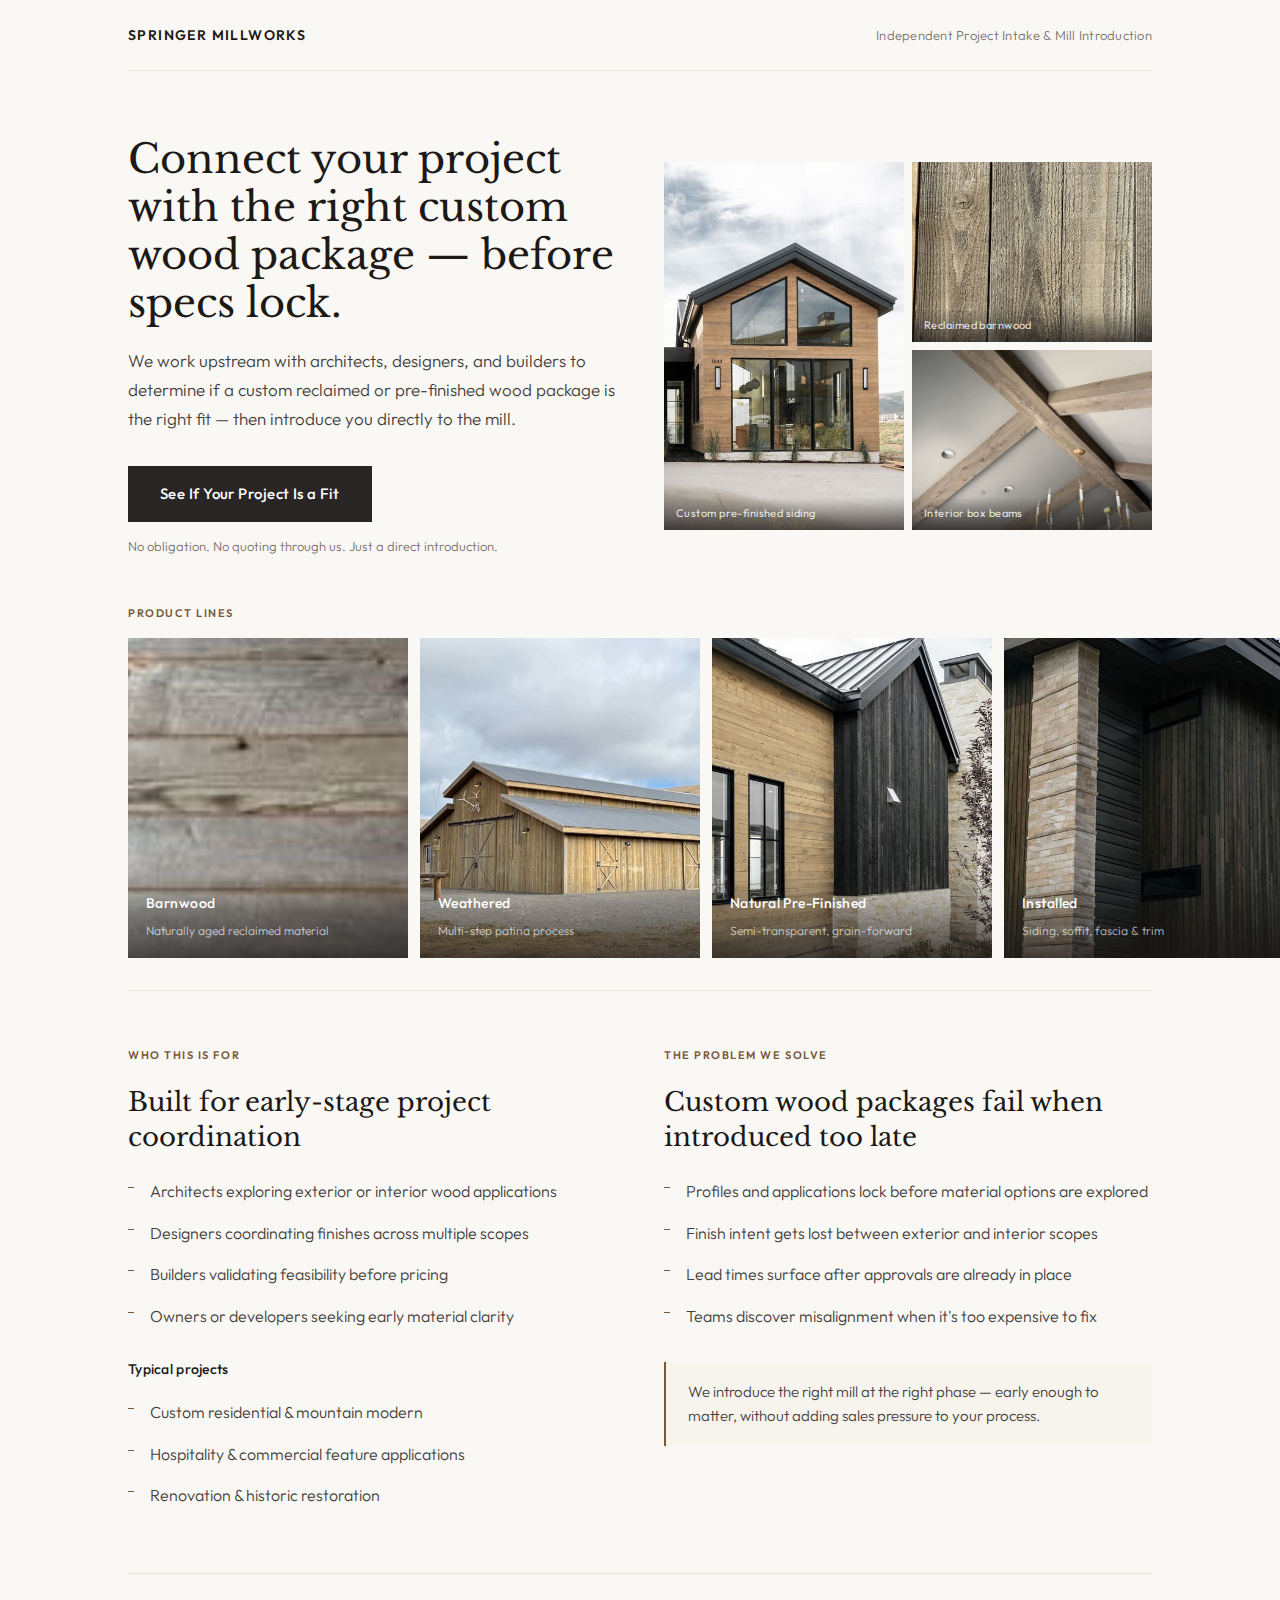
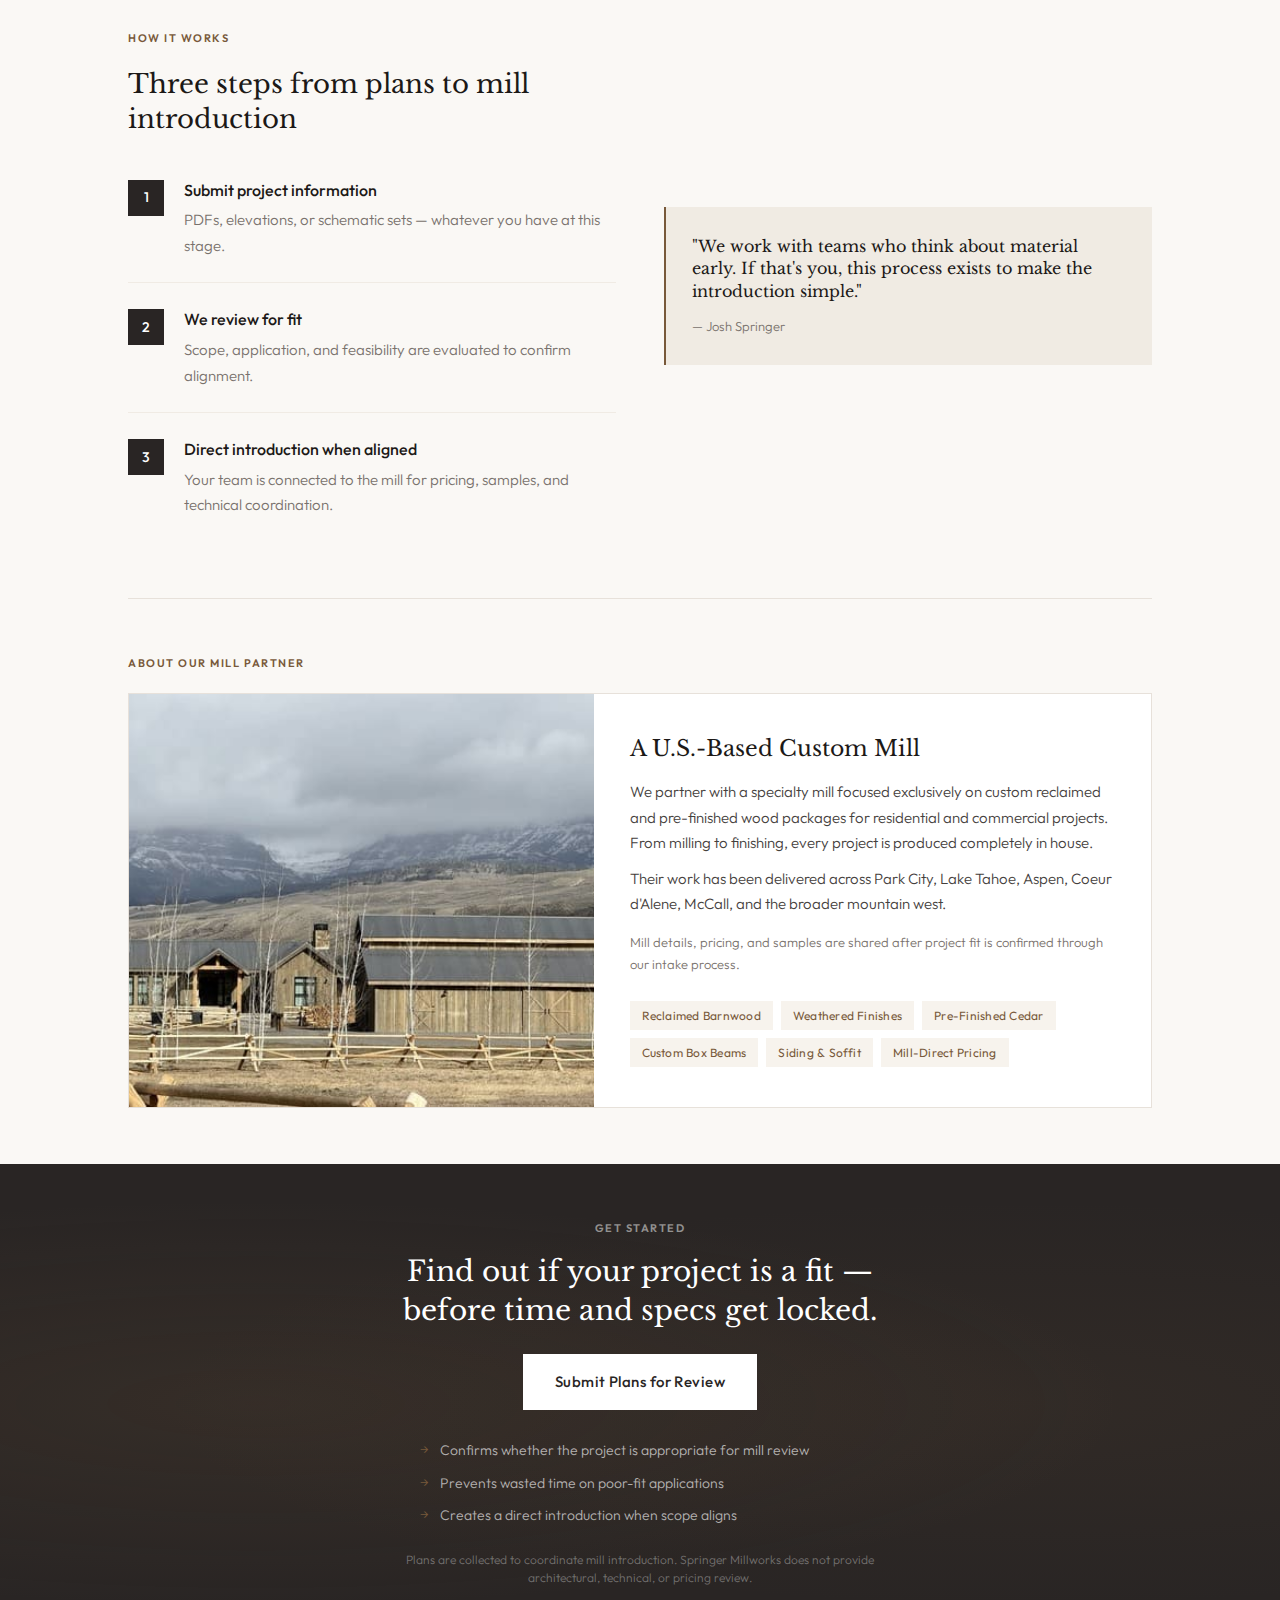
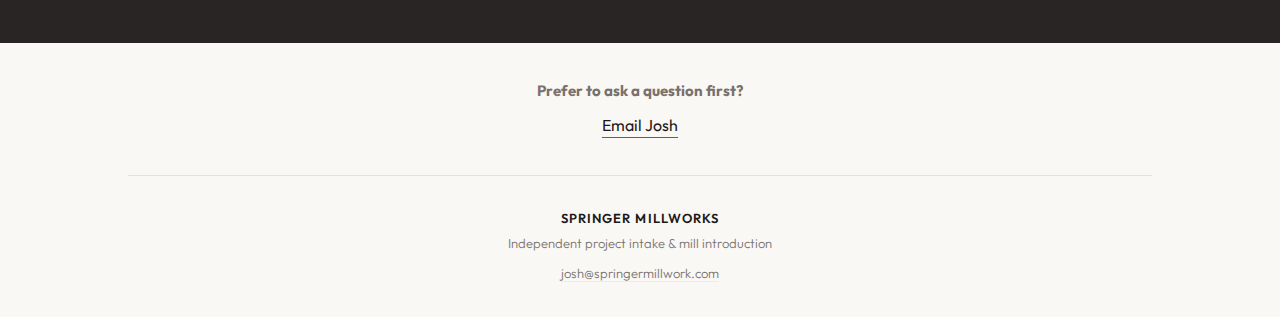
<file: index.html>
<!DOCTYPE html>
<html lang="en">
<head>
  <meta charset="utf-8" />
  <meta name="viewport" content="width=device-width, initial-scale=1" />
  <title>Springer Millworks — Project Intake &amp; Mill Introduction</title>
  <meta name="description" content="Determine if a custom reclaimed or pre-finished wood package fits your project. Independent project intake and mill introduction for architects, designers, and builders." />
  <link rel="preconnect" href="https://fonts.googleapis.com" />
  <link rel="preconnect" href="https://fonts.gstatic.com" crossorigin />
  <link href="https://fonts.googleapis.com/css2?family=Libre+Baskerville:ital,wght@0,400;0,700;1,400&family=Outfit:wght@300;400;500;600&display=swap" rel="stylesheet" />
  <style>
    :root {
      --bg: #FAF8F5;
      --surface: #FFFFFF;
      --text: #1C1917;
      --text-secondary: #44403C;
      --text-muted: #78716C;
      --accent: #292524;
      --accent-warm: #78593A;
      --border: #E7E1DA;
      --border-light: #F0EBE4;
      --warm-bg: #F0EBE3;
      --warm-bg-deep: #E8E0D5;
      --cream: #F7F3ED;
      --serif: 'Libre Baskerville', Georgia, serif;
      --sans: 'Outfit', -apple-system, BlinkMacSystemFont, 'Segoe UI', sans-serif;
    }

    *, *::before, *::after { box-sizing: border-box; margin: 0; padding: 0; }

    body {
      font-family: var(--sans);
      color: var(--text);
      background: var(--bg);
      line-height: 1.6;
      -webkit-font-smoothing: antialiased;
      -moz-osx-font-smoothing: grayscale;
    }

    .page { max-width: 1080px; margin: 0 auto; padding: 0 28px; }

    .topbar { padding: 24px 0; border-bottom: 1px solid var(--border); }
    .topbar-inner { display: flex; justify-content: space-between; align-items: center; flex-wrap: wrap; gap: 12px; }
    .logo { font-family: var(--sans); font-weight: 600; font-size: 14px; letter-spacing: 0.10em; text-transform: uppercase; color: var(--text); }
    .topbar-label { font-size: 13px; color: var(--text-muted); letter-spacing: 0.02em; font-weight: 300; }

    .hero { padding: 64px 0 0; }
    .hero-grid { display: grid; grid-template-columns: 1fr 1fr; gap: 48px; align-items: center; }
    @media (max-width: 768px) { .hero-grid { grid-template-columns: 1fr; gap: 32px; } }
    .hero h1 { font-family: var(--serif); font-size: clamp(28px, 4vw, 40px); line-height: 1.2; color: var(--text); margin-bottom: 20px; font-weight: 400; }
    .hero-sub { font-size: 17px; color: var(--text-secondary); line-height: 1.7; margin-bottom: 32px; font-weight: 300; }

    .hero-images { display: grid; grid-template-columns: 1fr 1fr; grid-template-rows: 180px 180px; gap: 8px; }
    .hero-images .img-block { overflow: hidden; position: relative; background: var(--warm-bg-deep); }
    .hero-images .img-block img { width: 100%; height: 100%; object-fit: cover; display: block; transition: transform 0.6s ease; }
    .hero-images .img-block:hover img { transform: scale(1.04); }
    .hero-images .img-block:first-child { grid-row: 1 / 3; height: 100%; }
    .hero-images .img-caption { position: absolute; bottom: 0; left: 0; right: 0; padding: 8px 12px; background: linear-gradient(transparent, rgba(28,25,23,0.7)); font-size: 11px; color: rgba(255,255,255,0.85); letter-spacing: 0.04em; font-weight: 400; }
    @media (max-width: 768px) { .hero-images { grid-template-rows: 160px 160px; } }

    .btn-primary { display: inline-block; background: var(--accent); color: #fff; padding: 16px 32px; text-decoration: none; font-family: var(--sans); font-size: 15px; font-weight: 500; letter-spacing: 0.03em; border: none; cursor: pointer; transition: background 0.25s ease, transform 0.15s ease, box-shadow 0.25s ease; }
    .btn-primary:hover { background: #3E3936; transform: translateY(-2px); box-shadow: 0 6px 20px rgba(41,37,36,0.15); }
    .meta-line { margin-top: 14px; font-size: 13px; color: var(--text-muted); font-weight: 300; }

    .divider { height: 1px; background: var(--border); margin: 0; }

    .section { padding: 56px 0; }
    .section-label { font-size: 11px; font-weight: 600; letter-spacing: 0.14em; text-transform: uppercase; color: var(--accent-warm); margin-bottom: 20px; }
    .section h2 { font-family: var(--serif); font-size: 26px; font-weight: 400; margin-bottom: 16px; line-height: 1.35; }
    .section p { font-size: 16px; color: var(--text-secondary); max-width: 640px; margin-bottom: 12px; font-weight: 300; }
    .section ul { list-style: none; padding: 0; margin: 0; }
    .section ul li { font-size: 16px; color: var(--text-secondary); padding: 8px 0 8px 22px; position: relative; font-weight: 300; }
    .section ul li::before { content: ''; position: absolute; left: 0; top: 16px; width: 6px; height: 1px; background: var(--accent-warm); }

    .showcase { padding: 0 0 8px; overflow: hidden; }
    .showcase-strip { display: flex; gap: 12px; padding: 0 0 24px; overflow-x: auto; }
    .showcase-card { flex: 0 0 280px; position: relative; overflow: hidden; background: var(--warm-bg-deep); height: 320px; }
    .showcase-card img { width: 100%; height: 100%; object-fit: cover; display: block; transition: transform 0.6s ease; }
    .showcase-card:hover img { transform: scale(1.04); }
    .showcase-label { position: absolute; bottom: 0; left: 0; right: 0; padding: 16px 18px; background: linear-gradient(transparent, rgba(28,25,23,0.75)); }
    .showcase-label strong { display: block; font-family: var(--sans); font-size: 14px; font-weight: 500; color: #fff; letter-spacing: 0.03em; margin-bottom: 2px; }
    .showcase-label span { font-size: 12px; color: rgba(255,255,255,0.7); font-weight: 300; }

    .grid-2 { display: grid; grid-template-columns: 1fr 1fr; gap: 48px; }
    @media (max-width: 700px) { .grid-2 { grid-template-columns: 1fr; gap: 36px; } }

    .callout { background: var(--cream); border-left: 2px solid var(--accent-warm); padding: 18px 22px; margin-top: 20px; }
    .callout p { font-size: 15px; color: var(--text-secondary); margin: 0; font-weight: 300; }
    .callout strong { color: var(--text); font-weight: 500; }

    .steps { margin-top: 8px; }
    .step { display: flex; gap: 20px; padding: 24px 0; border-bottom: 1px solid var(--border-light); }
    .step:last-child { border-bottom: none; }
    .step-num { flex-shrink: 0; width: 36px; height: 36px; background: var(--accent); color: #fff; font-size: 14px; font-weight: 500; display: flex; align-items: center; justify-content: center; margin-top: 2px; }
    .step-content strong { display: block; font-size: 16px; font-weight: 500; margin-bottom: 4px; color: var(--text); }
    .step-content span { font-size: 15px; color: var(--text-muted); font-weight: 300; }

    .mill-section { padding: 56px 0; }
    .mill-card { display: grid; grid-template-columns: 1fr 1.2fr; gap: 0; background: var(--surface); border: 1px solid var(--border); overflow: hidden; }
    .mill-card-image { height: 100%; min-height: 280px; overflow: hidden; background: var(--warm-bg-deep); }
    .mill-card-image img { width: 100%; height: 100%; object-fit: cover; display: block; }
    .mill-card-content { padding: 40px 36px; display: flex; flex-direction: column; justify-content: center; }
    .mill-card-content .section-label { margin-bottom: 14px; }
    .mill-card-content h3 { font-family: var(--serif); font-size: 22px; font-weight: 400; margin-bottom: 16px; line-height: 1.35; }
    .mill-card-content p { font-size: 15px; color: var(--text-secondary); line-height: 1.7; margin-bottom: 10px; font-weight: 300; max-width: none; }
    .mill-features { display: flex; flex-wrap: wrap; gap: 8px; margin-top: 16px; }
    .mill-feature-tag { font-size: 12px; font-weight: 400; color: var(--accent-warm); background: var(--cream); padding: 5px 12px; letter-spacing: 0.02em; }
    @media (max-width: 700px) { .mill-card { grid-template-columns: 1fr; } .mill-card-image { min-height: 220px; } }

    .cta-section { background: var(--accent); padding: 56px 48px; text-align: center; position: relative; overflow: hidden; }
    .cta-section::before { content: ''; position: absolute; top: 0; left: 0; right: 0; bottom: 0; background: radial-gradient(ellipse at 20% 50%, rgba(120,89,58,0.15) 0%, transparent 60%), radial-gradient(ellipse at 80% 50%, rgba(120,89,58,0.1) 0%, transparent 60%); pointer-events: none; }
    .cta-section .section-label { color: rgba(255,255,255,0.5); position: relative; margin-bottom: 14px; }
    .cta-section h2 { font-family: var(--serif); font-size: clamp(22px, 3vw, 28px); font-weight: 400; color: #fff; margin-bottom: 24px; max-width: 560px; margin-left: auto; margin-right: auto; position: relative; line-height: 1.4; }
    .cta-section .btn-primary { background: #fff; color: var(--accent); margin-bottom: 24px; position: relative; }
    .cta-section .btn-primary:hover { background: var(--cream); color: var(--accent); box-shadow: 0 6px 24px rgba(0,0,0,0.2); }
    .cta-details { max-width: 440px; margin: 0 auto; text-align: left; position: relative; }
    .cta-details ul { list-style: none; padding: 0; }
    .cta-details ul li { font-size: 14px; color: rgba(255,255,255,0.65); padding: 5px 0 5px 20px; position: relative; font-weight: 300; }
    .cta-details ul li::before { content: '\2192'; position: absolute; left: 0; color: var(--accent-warm); font-size: 13px; }
    .cta-note { font-size: 12px; color: rgba(255,255,255,0.35); max-width: 500px; margin: 20px auto 0; text-align: center; line-height: 1.5; position: relative; font-weight: 300; }

    .secondary-contact { text-align: center; padding: 36px 0; }
    .secondary-contact p { font-size: 15px; color: var(--text-muted); margin-bottom: 10px; max-width: none; font-weight: 400; }
    .secondary-contact a { color: var(--text); text-decoration: none; border-bottom: 1px solid var(--accent-warm); padding-bottom: 2px; font-weight: 400; transition: border-color 0.2s ease, color 0.2s ease; }
    .secondary-contact a:hover { color: var(--accent-warm); }

    .footer { border-top: 1px solid var(--border); padding: 32px 0; text-align: center; }
    .footer-name { font-weight: 600; font-size: 13px; letter-spacing: 0.08em; text-transform: uppercase; margin-bottom: 4px; }
    .footer-tagline { font-size: 13px; color: var(--text-muted); margin-bottom: 6px; font-weight: 300; }
    .footer a { font-size: 13px; color: var(--text-muted); text-decoration: none; border-bottom: 1px solid var(--border-light); font-weight: 300; }
    .footer a:hover { color: var(--accent-warm); }

    @keyframes fadeUp { from { opacity: 0; transform: translateY(20px); } to { opacity: 1; transform: translateY(0); } }
    .hero { animation: fadeUp 0.7s ease both; }
    .showcase { animation: fadeUp 0.7s ease 0.1s both; }
    .section { animation: fadeUp 0.6s ease 0.05s both; }
    .mill-section { animation: fadeUp 0.6s ease 0.1s both; }
    .cta-section { animation: fadeUp 0.6s ease 0.1s both; }
  </style>
</head>
<body>

  <div class="page">
    <header class="topbar">
      <div class="topbar-inner">
        <div class="logo">Springer Millworks</div>
        <div class="topbar-label">Independent Project Intake &amp; Mill Introduction</div>
      </div>
    </header>

    <section class="hero">
      <div class="hero-grid">
        <div>
          <h1>Connect your project with the right custom wood package — before specs lock.</h1>
          <div class="hero-sub">
            We work upstream with architects, designers, and builders to determine if a custom reclaimed or pre-finished wood package is the right fit — then introduce you directly to the mill.
          </div>
          <a class="btn-primary" href="https://tally.so/r/obMz61" target="_blank" rel="noopener">See If Your Project Is a Fit</a>
          <div class="meta-line">No obligation. No quoting through us. Just a direct introduction.</div>
        </div>
        <div class="hero-images">
          <div class="img-block">
            <img src="images/hero-project.jpg" alt="Mountain modern home with custom wood siding" />
            <span class="img-caption">Custom pre-finished siding</span>
          </div>
          <div class="img-block">
            <img src="images/hero-barnwood.jpg" alt="Reclaimed barnwood texture close-up" />
            <span class="img-caption">Reclaimed barnwood</span>
          </div>
          <div class="img-block">
            <img src="images/hero-interior.jpg" alt="Interior reclaimed wood box beams with chandelier" />
            <span class="img-caption">Interior box beams</span>
          </div>
        </div>
      </div>
    </section>
  </div>

  <section class="showcase">
    <div class="page">
      <div class="section-label" style="padding-top:48px; margin-bottom:16px;">Product Lines</div>
    </div>
    <div class="showcase-strip" style="padding-left: max(28px, calc((100vw - 1080px)/2 + 28px));">
      <div class="showcase-card">
        <img src="images/showcase-barnwood.jpg" alt="Barnwood collection" />
        <div class="showcase-label">
          <strong>Barnwood</strong>
          <span>Naturally aged reclaimed material</span>
        </div>
      </div>
      <div class="showcase-card">
        <img src="images/showcase-weathered.jpg" alt="Weathered collection" />
        <div class="showcase-label">
          <strong>Weathered</strong>
          <span>Multi-step patina process</span>
        </div>
      </div>
      <div class="showcase-card">
        <img src="images/showcase-natural.jpg" alt="Natural pre-finished collection" />
        <div class="showcase-label">
          <strong>Natural Pre-Finished</strong>
          <span>Semi-transparent, grain-forward</span>
        </div>
      </div>
      <div class="showcase-card">
        <img src="images/showcase-installed.jpg" alt="Installed weathered wood siding with stone detail" />
        <div class="showcase-label">
          <strong>Installed</strong>
          <span>Siding, soffit, fascia &amp; trim</span>
        </div>
      </div>
    </div>
  </section>

  <div class="page">
    <div class="divider"></div>

    <section class="section">
      <div class="grid-2">
        <div>
          <div class="section-label">Who This Is For</div>
          <h2>Built for early-stage project coordination</h2>
          <ul>
            <li>Architects exploring exterior or interior wood applications</li>
            <li>Designers coordinating finishes across multiple scopes</li>
            <li>Builders validating feasibility before pricing</li>
            <li>Owners or developers seeking early material clarity</li>
          </ul>
          <p style="margin-top:20px;font-weight:500;color:var(--text);font-size:14px;letter-spacing:0.02em;">Typical projects</p>
          <ul>
            <li>Custom residential &amp; mountain modern</li>
            <li>Hospitality &amp; commercial feature applications</li>
            <li>Renovation &amp; historic restoration</li>
          </ul>
        </div>
        <div>
          <div class="section-label">The Problem We Solve</div>
          <h2>Custom wood packages fail when introduced too late</h2>
          <ul>
            <li>Profiles and applications lock before material options are explored</li>
            <li>Finish intent gets lost between exterior and interior scopes</li>
            <li>Lead times surface after approvals are already in place</li>
            <li>Teams discover misalignment when it's too expensive to fix</li>
          </ul>
          <div class="callout" style="margin-top:24px;">
            <p>We introduce the right mill at the right phase — early enough to matter, without adding sales pressure to your process.</p>
          </div>
        </div>
      </div>
    </section>

    <div class="divider"></div>

    <section class="section">
      <div class="grid-2">
        <div>
          <div class="section-label">How It Works</div>
          <h2>Three steps from plans to mill introduction</h2>
          <div class="steps">
            <div class="step">
              <div class="step-num">1</div>
              <div class="step-content">
                <strong>Submit project information</strong>
                <span>PDFs, elevations, or schematic sets — whatever you have at this stage.</span>
              </div>
            </div>
            <div class="step">
              <div class="step-num">2</div>
              <div class="step-content">
                <strong>We review for fit</strong>
                <span>Scope, application, and feasibility are evaluated to confirm alignment.</span>
              </div>
            </div>
            <div class="step">
              <div class="step-num">3</div>
              <div class="step-content">
                <strong>Direct introduction when aligned</strong>
                <span>Your team is connected to the mill for pricing, samples, and technical coordination.</span>
              </div>
            </div>
          </div>
        </div>
        <div style="display:flex;align-items:center;">
          <div class="callout" style="margin-top:0;background:var(--warm-bg);border-left:2px solid var(--accent-warm);padding:28px 26px;">
            <p style="font-size:16px;margin-bottom:14px;font-weight:400;color:var(--text);font-family:var(--serif);line-height:1.4;">
              "We work with teams who think about material early. If that's you, this process exists to make the introduction simple."
            </p>
            <p style="font-size:13px;color:var(--text-muted);margin:0;">— Josh Springer</p>
          </div>
        </div>
      </div>
    </section>

    <div class="divider"></div>

    <section class="mill-section">
      <div class="section-label">About Our Mill Partner</div>
      <div class="mill-card">
        <div class="mill-card-image">
          <img src="images/mill-hero.jpg" alt="Custom wood project in the mountain west" />
        </div>
        <div class="mill-card-content">
          <h3>A U.S.-Based Custom Mill</h3>
          <p>We partner with a specialty mill focused exclusively on custom reclaimed and pre-finished wood packages for residential and commercial projects. From milling to finishing, every project is produced completely in house.</p>
          <p>Their work has been delivered across Park City, Lake Tahoe, Aspen, Coeur d'Alene, McCall, and the broader mountain west.</p>
          <p style="font-size:13px;color:var(--text-muted);margin-top:4px;">Mill details, pricing, and samples are shared after project fit is confirmed through our intake process.</p>
          <div class="mill-features">
            <span class="mill-feature-tag">Reclaimed Barnwood</span>
            <span class="mill-feature-tag">Weathered Finishes</span>
            <span class="mill-feature-tag">Pre-Finished Cedar</span>
            <span class="mill-feature-tag">Custom Box Beams</span>
            <span class="mill-feature-tag">Siding &amp; Soffit</span>
            <span class="mill-feature-tag">Mill-Direct Pricing</span>
          </div>
        </div>
      </div>
    </section>
  </div>

  <div class="cta-section">
    <div class="section-label">Get Started</div>
    <h2>Find out if your project is a fit — before time and specs get locked.</h2>
    <a class="btn-primary" href="https://tally.so/r/obMz61" target="_blank" rel="noopener">Submit Plans for Review</a>
    <div class="cta-details">
      <ul>
        <li>Confirms whether the project is appropriate for mill review</li>
        <li>Prevents wasted time on poor-fit applications</li>
        <li>Creates a direct introduction when scope aligns</li>
      </ul>
    </div>
    <p class="cta-note">
      Plans are collected to coordinate mill introduction. Springer Millworks does not provide architectural, technical, or pricing review.
    </p>
  </div>

  <div class="page">
    <div class="secondary-contact">
      <p><strong>Prefer to ask a question first?</strong></p>
      <div>
        <a href="mailto:josh@springermillwork.com">Email Josh</a>
      </div>
    </div>

    <footer class="footer">
      <div class="footer-name">Springer Millworks</div>
      <div class="footer-tagline">Independent project intake &amp; mill introduction</div>
      <a href="mailto:josh@springermillwork.com">josh@springermillwork.com</a>
    </footer>
  </div>

</body>
</html>
</file>
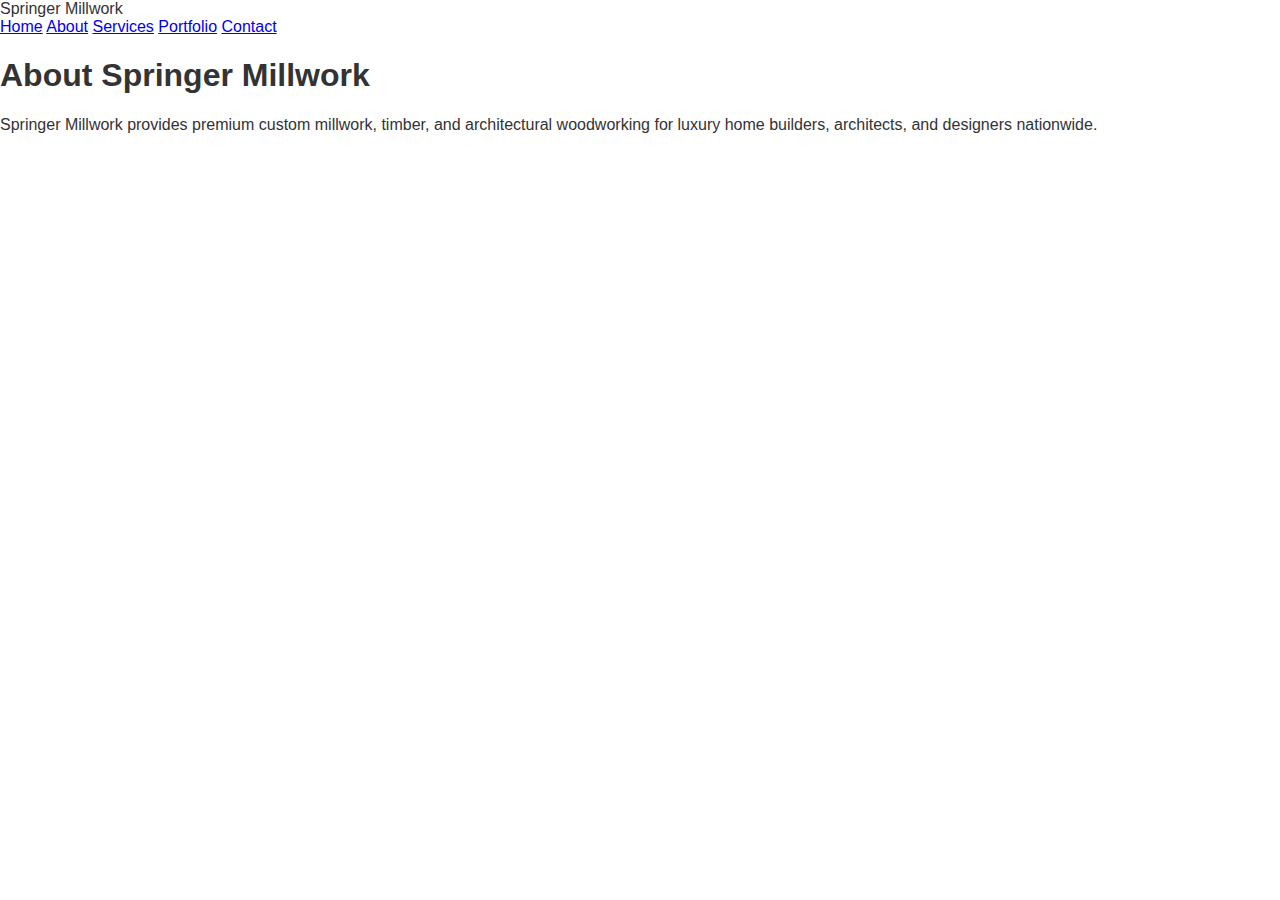
<file: about.html>
<!DOCTYPE html>
<html lang="en">
<head>
    <meta charset="UTF-8">
    <meta name="viewport" content="width=device-width, initial-scale=1.0">
    <title>About – Springer Millwork</title>
    <link rel="stylesheet" href="styles.css">
</head>
<body>

<header class="navbar">
    <div class="nav-container">
        <div class="logo">Springer Millwork</div>
        <nav>
            <a href="index.html">Home</a>
            <a href="about.html">About</a>
            <a href="services.html">Services</a>
            <a href="portfolio.html">Portfolio</a>
            <a href="contact.html">Contact</a>
        </nav>
    </div>
</header>

<section class="page-header">
    <h1>About Springer Millwork</h1>
</section>

<section class="container">
    <p>
        Springer Millwork provides premium custom millwork, timber, and architectural woodworking
        for luxury home builders, architects, and designers nationwide.
    </p>
</section>

</body>
</html>
</file>
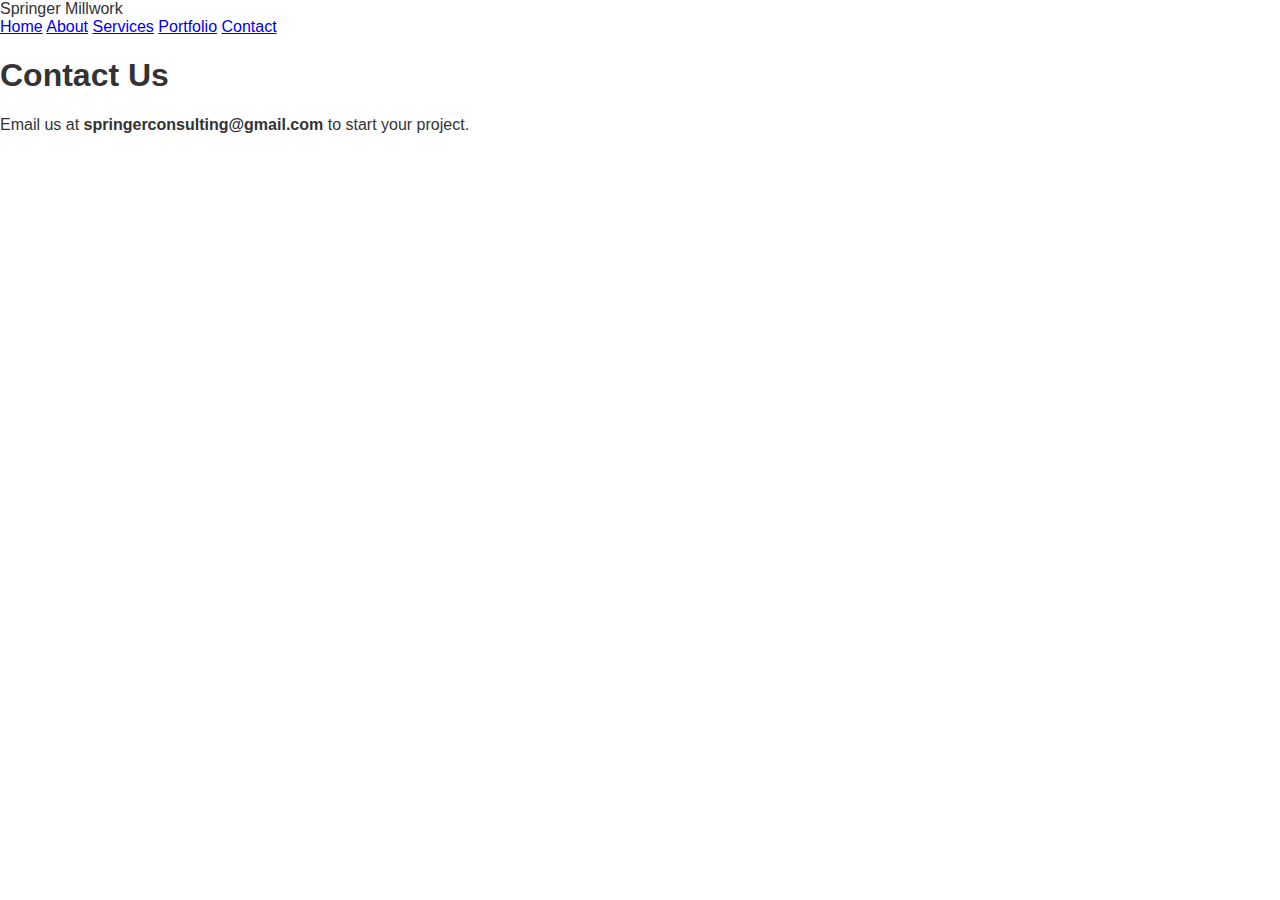
<file: contact.html>
<!DOCTYPE html>
<html lang="en">
<head>
    <meta charset="UTF-8">
    <meta name="viewport" content="width=device-width, initial-scale=1.0">
    <title>Contact – Springer Millwork</title>
    <link rel="stylesheet" href="styles.css">
</head>
<body>

<header class="navbar">
    <div class="nav-container">
        <div class="logo">Springer Millwork</div>
        <nav>
            <a href="index.html">Home</a>
            <a href="about.html">About</a>
            <a href="services.html">Services</a>
            <a href="portfolio.html">Portfolio</a>
            <a href="contact.html">Contact</a>
        </nav>
    </div>
</header>

<section class="page-header">
    <h1>Contact Us</h1>
</section>

<section class="container">
    <p>
        Email us at <strong>springerconsulting@gmail.com</strong> to start your project.
    </p>
</section>

</body>
</html>
</file>
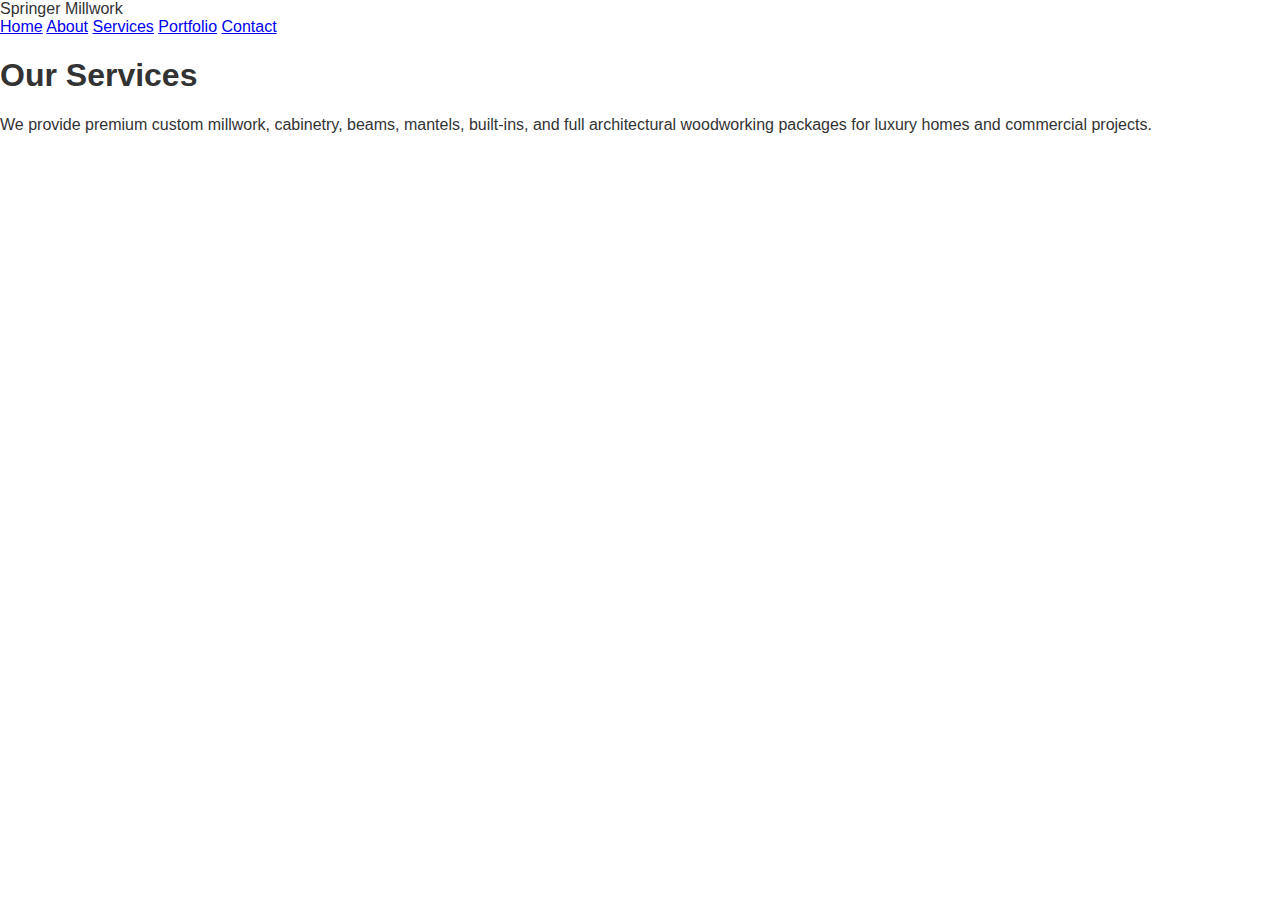
<file: portfolio.html>
<!DOCTYPE html>
<html lang="en">
<head>
    <meta charset="UTF-8">
    <meta name="viewport" content="width=device-width, initial-scale=1.0">
    <title>Services – Springer Millwork</title>
    <link rel="stylesheet" href="styles.css">
</head>
<body>

<header class="navbar">
    <div class="nav-container">
        <div class="logo">Springer Millwork</div>
        <nav>
            <a href="index.html">Home</a>
            <a href="about.html">About</a>
            <a href="services.html">Services</a>
            <a href="portfolio.html">Portfolio</a>
            <a href="contact.html">Contact</a>
        </nav>
    </div>
</header>

<section class="page-header">
    <h1>Our Services</h1>
</section>

<section class="container">
    <p>
        We provide premium custom millwork, cabinetry, beams, mantels, built‑ins, and full
        architectural woodworking packages for luxury homes and commercial projects.
    </p>
</section>

</body>
</html>
</file>
<file: styles.css>
body {
    margin: 0;
    font-family: Arial, sans-serif;
    color: #333;
}

.hero {
    position: relative;
    height: 90vh;
    background: url('DSC09747.jpg') center/cover no-repeat;
    display: flex;
    align-items: center;
    justify-content: center;
}



.overlay {
    position: absolute;
    top: 0;
    left: 0;
    width: 100%;
    height: 100%;
    background: rgba(0,0,0,0.35);
}

.hero-content {
    position: relative;
    text-align: center;
    color: white;
    max-width: 700px;
}

.hero h1 {
    font-size: 3rem;
    margin-bottom: 10px;
}

.hero p {
    font-size: 1.3rem;
    margin-bottom: 20px;
}

.cta-btn {
    padding: 12px 24px;
    background: #8b5e3c;
    color: white;
    text-decoration: none;
    border-radius: 6px;
    font-weight: bold;
}

.services {
    padding: 60px 20px;
    text-align: center;
}

.service-grid {
    display: flex;
    justify-content: center;
    gap: 20px;
    flex-wrap: wrap;
    margin-top: 30px;
}

.service-card {
    background: #f7f7f7;
    padding: 20px;
    border-radius: 8px;
    width: 280px;
}

.contact {
    padding: 60px 20px;
    text-align: center;
}

footer {
    background: #222;
    color: white;
    text-align: center;
    padding: 20px;
}
</file>
